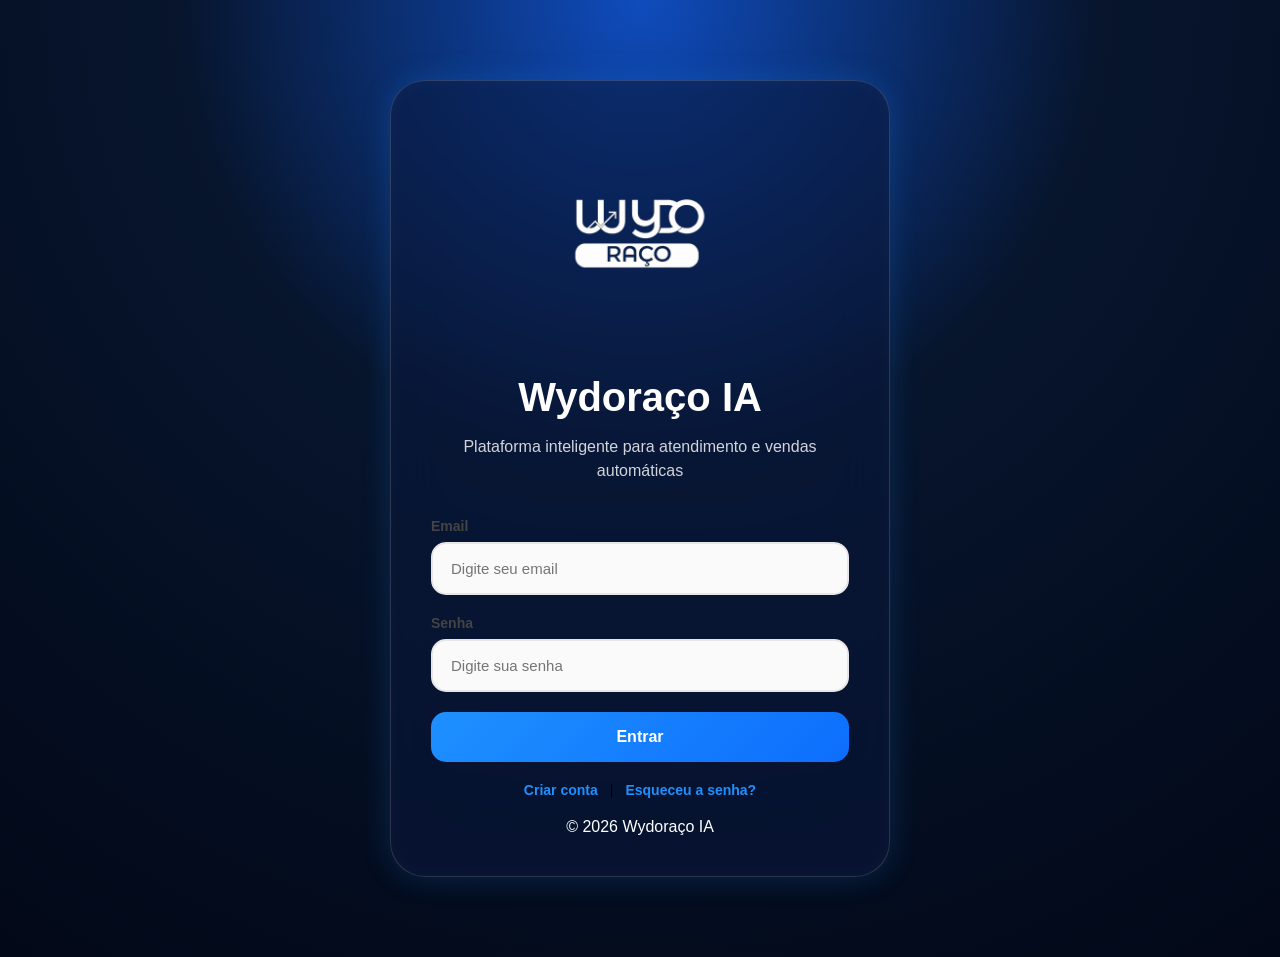
<file: index.html>
<!DOCTYPE html>
<html lang="pt">
<head>
    <meta charset="UTF-8">
    <meta name="viewport"
          content="width=device-width, initial-scale=1.0">

    <title>Login - Wydoraço IA</title>

    <link rel="stylesheet" href="css/login.css">
</head>
 <body>

<div class="particles"></div>

<div class="container">

    <div class="logo-area">

        <img
        src="wydoracoSemFundoPreto.png"
        class="logo"
        alt="Wydoraço IA">

        <h1 class="animated-title">
            Wydoraço IA
        </h1>

        <p class="subtitle">
            Plataforma inteligente para atendimento e vendas automáticas
        </p>

    </div>

    <form id="formLogin">

        <div class="input-box">

            <label>Email</label>

            <div class="input-field">

                <i class="fa-solid fa-envelope"></i>

                <input
                type="email"
                id="email"
                placeholder="Digite seu email"
                required>

            </div>

        </div>


        <div class="input-box">

            <label>Senha</label>

            <div class="input-field">

                <i class="fa-solid fa-lock"></i>

                <input
                type="password"
                id="senha"
                placeholder="Digite sua senha"
                required>

                <i
                class="fa-solid fa-eye"
                id="togglePassword"></i>

            </div>

        </div>


        <button
        id="loginButton"
        type="submit">

            Entrar

            <i class="fa-solid fa-arrow-right"></i>

        </button>

    </form>


    <div class="links">

        <a href="cadastro.html">

            Criar conta

        </a>

        <span>|</span>

        <a href="recuperar.html">

            Esqueceu a senha?

        </a>

    </div>


    <div id="mensagem"></div>


    <div class="footer">

        © 2026 Wydoraço IA

    </div>

</div>

<script src="js/login.js"></script>

</body>
</html>
</file>
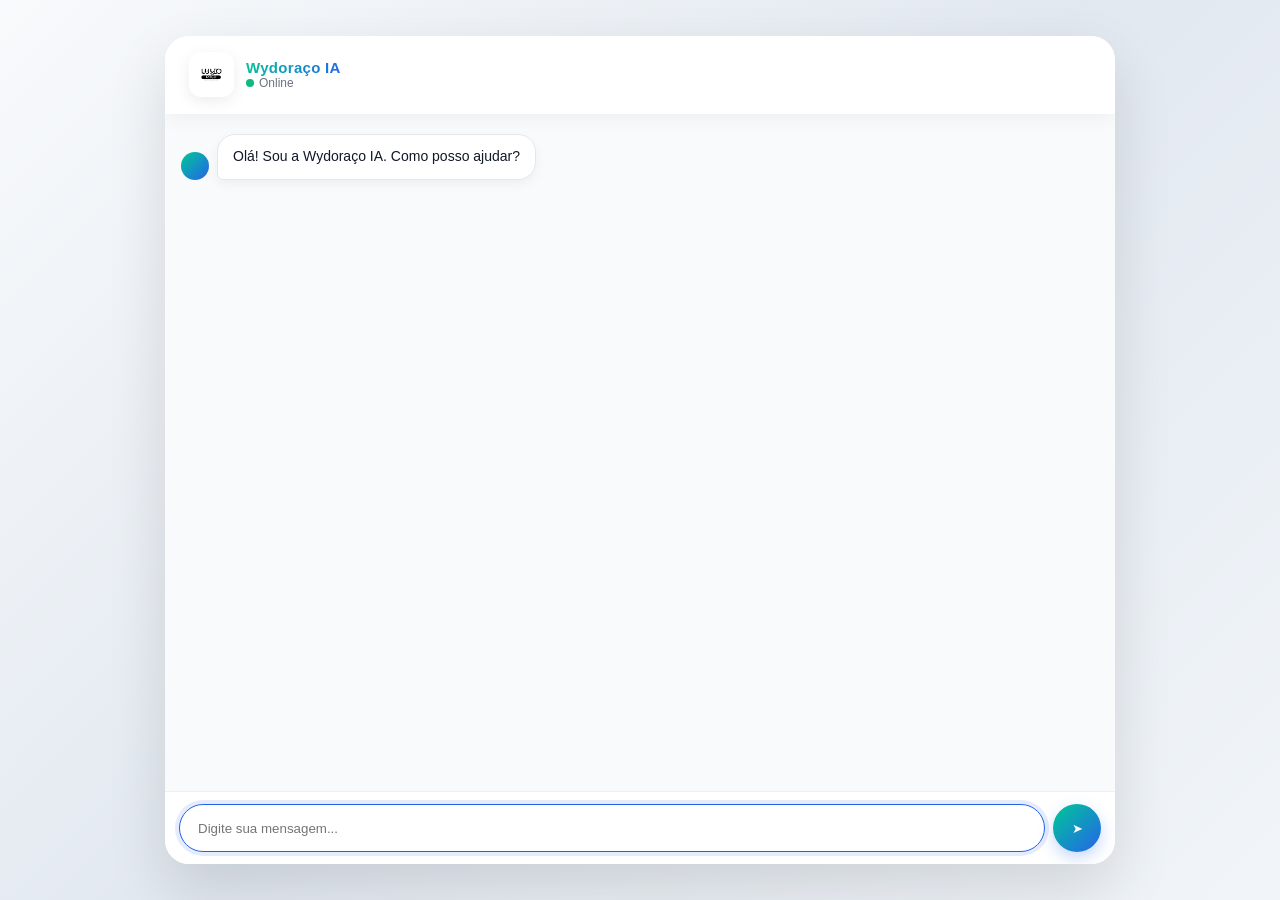
<file: bot.html>
<!DOCTYPE html>
<html lang="pt">
<head>
  <meta charset="UTF-8">

  <meta
    name="viewport"
    content="width=device-width, initial-scale=1.0"
  >

 
  <title>Wydoraço IA</title>

  <link rel="stylesheet" href="css/bot.css">

  <!-- Meta Pixel Code -->
<script>
!function(f,b,e,v,n,t,s)
{if(f.fbq)return;n=f.fbq=function(){n.callMethod?
n.callMethod.apply(n,arguments):n.queue.push(arguments)};
if(!f._fbq)f._fbq=n;
n.push=n;
n.loaded=!0;
n.version='2.0';
n.queue=[];
t=b.createElement(e);
t.async=!0;
t.src='https://connect.facebook.net/en_US/fbevents.js';
s=b.getElementsByTagName(e)[0];
s.parentNode.insertBefore(t,s);
}(window, document,'script');

fbq('init', '1474137661130873');
fbq('track', 'PageView');
</script>

<noscript>
<img height="1" width="1" style="display:none"
src="https://www.facebook.com/tr?id=1474137661130873&ev=PageView&noscript=1"/>
</noscript>
<!-- End Meta Pixel Code -->
</head>

 <body>

<div class="chat-container">

    <div class="chat-header">

        <div class="chat-header-left">

            <img
                src="wydoraco (2).jpg"
                alt="Wydoraço"
                class="header-logo"
            >

            <div class="chat-header-info">
                <h2>Wydoraço IA</h2>

                <p>
                    <span class="status-dot"></span>
                    Online
                </p>
            </div>

        </div>

    </div>

    <div
      class="chat-messages"
      id="chatMessages"
    >

        <div class="message-row-bot">

            <div class="mini-avatar"></div>

            <div class="bot-message">
                Olá! Sou a Wydoraço IA.
                Como posso ajudar?
            </div>

        </div>

    </div>

    <div class="chat-input-area">

        <input
            type="text"
            id="userInput"
            placeholder="Digite sua mensagem..."
        >

        <button
            id="sendButton"
            class="send-btn"
        >
            ➤
        </button>

    </div>

</div>

<script src="js/bot.js"></script>

</body>
</html>
</file>
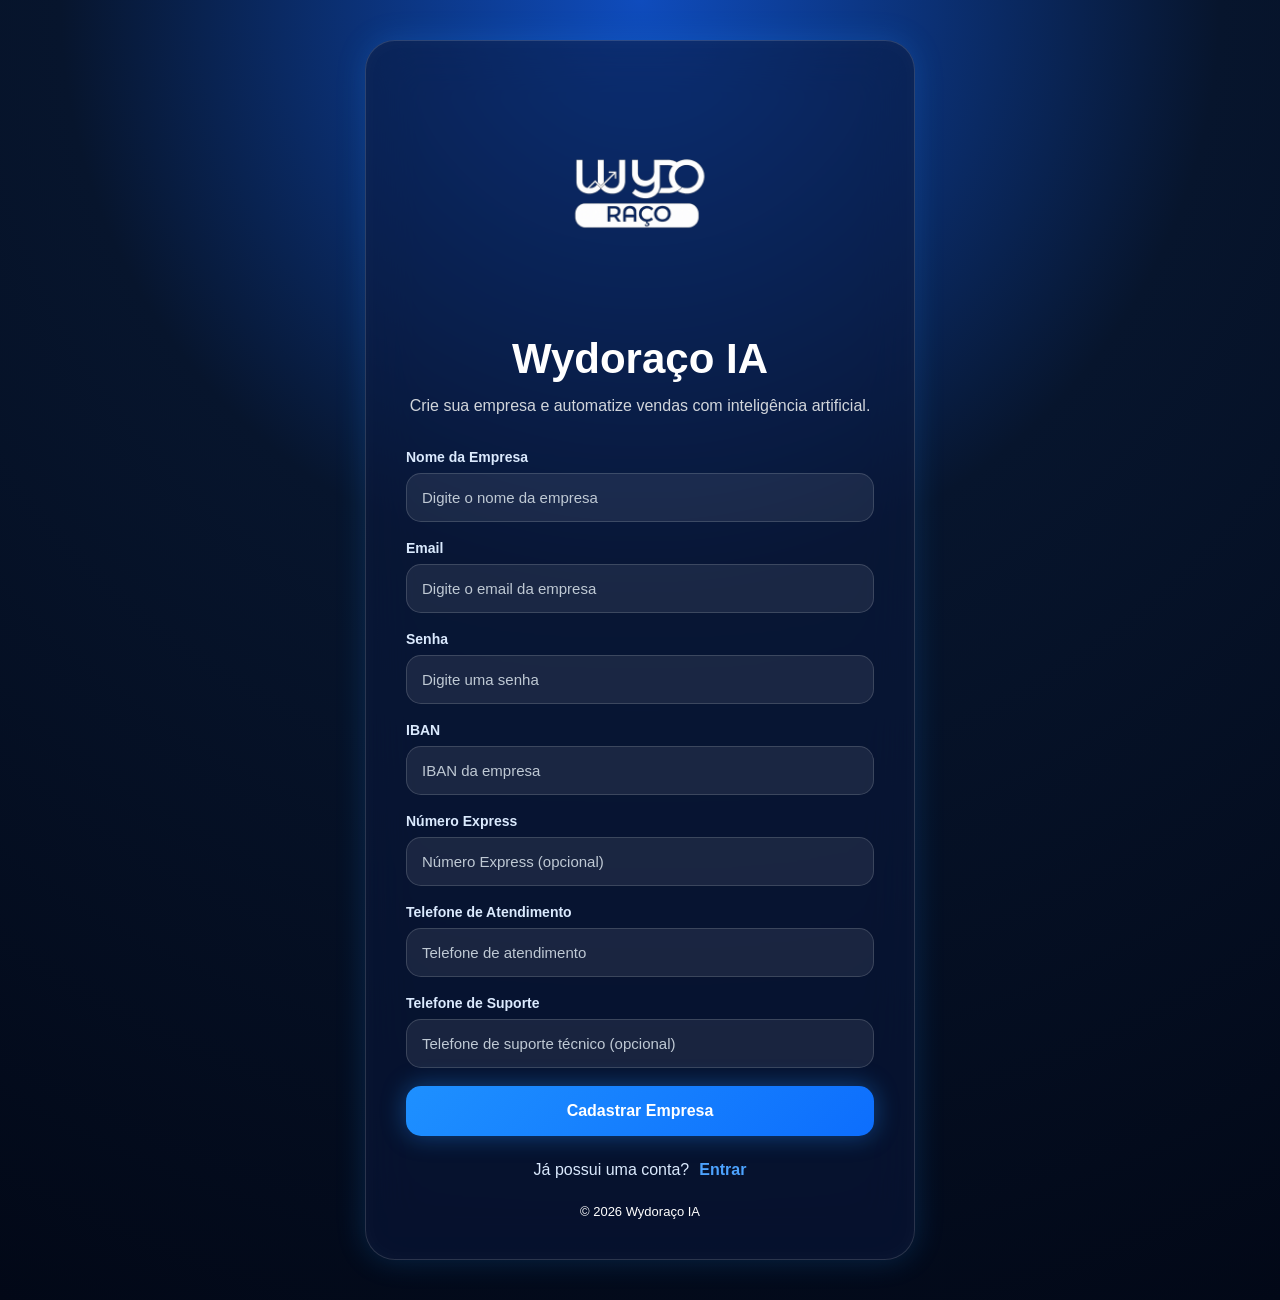
<file: cadastro.html>
<!DOCTYPE html>
<html lang="pt">
<head>
  <meta charset="UTF-8">
  <meta name="viewport" content="width=device-width, initial-scale=1.0">
  <title>Cadastro de Empresa - WydoraçoBot</title>
  <link rel="stylesheet" href="css/cadastro.css">

</head>
 <body>

<div class="particles"></div>

<div class="container">

    <div class="logo-area">

        <img
        src="wydoracoSemFundoPreto.png"
        class="logo"
        alt="Wydoraço IA">

        <h1 class="animated-title">
            Wydoraço IA
        </h1>

        <p class="subtitle">
            Crie sua empresa e automatize vendas com inteligência artificial.
        </p>

    </div>

    <form id="formCadastro">

        <div class="input-box">

            <label>Nome da Empresa</label>

            <input
            type="text"
            id="nome"
            placeholder="Digite o nome da empresa"
            required>

        </div>


        <div class="input-box">

            <label>Email</label>

            <input
            type="email"
            id="email"
            placeholder="Digite o email da empresa"
            required>

        </div>


        <div class="input-box">

            <label>Senha</label>

            <input
            type="password"
            id="senha"
            placeholder="Digite uma senha"
            required>

        </div>


        <div class="input-box">

            <label>IBAN</label>

            <input
            type="text"
            id="iban"
            placeholder="IBAN da empresa"
            required>

        </div>


        <div class="input-box">

            <label>Número Express</label>

            <input
            type="text"
            id="express"
            placeholder="Número Express (opcional)">

        </div>


        <div class="input-box">

            <label>Telefone de Atendimento</label>

            <input
            type="text"
            id="telefoneAtendimento"
            placeholder="Telefone de atendimento"
            required>

        </div>


        <div class="input-box">

            <label>Telefone de Suporte</label>

            <input
            type="text"
            id="telefoneSuporte"
            placeholder="Telefone de suporte técnico (opcional)">

        </div>


        <button type="submit">

            Cadastrar Empresa

        </button>

    </form>

    <div class="links">

        <span>Já possui uma conta?</span>

        <a href="index.html">

            Entrar

        </a>

    </div>

    <div id="mensagem"></div>

    <div class="footer">

        © 2026 Wydoraço IA

    </div>

</div>

<script src="js/cadastro.js"></script>

</body>
</html>
</file>
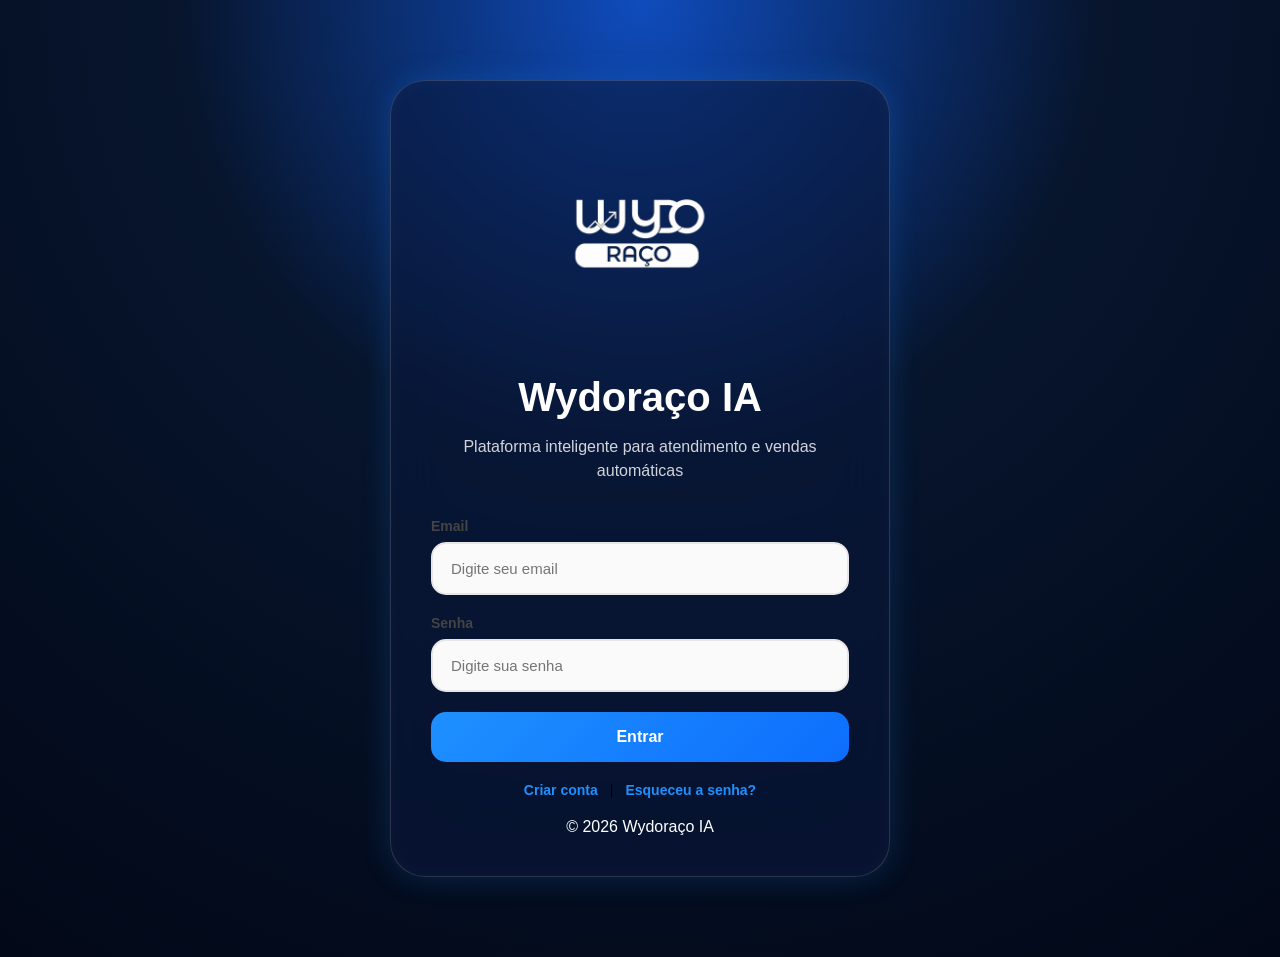
<file: configuracao.html>
<!DOCTYPE html>
<html lang="pt">
<head>
  <meta charset="UTF-8">
  <meta name="viewport" content="width=device-width, initial-scale=1.0">
  <title>Configuração da Empresa</title>
  <link rel="stylesheet" href="css/configuracao.css">
</head>
<body>

  <div class="container">

    <h1>Configuração da Empresa</h1>
    <p>Preencha as informações para personalizar o seu bot.</p>

    <form id="formConfig">

      <label for="nome">Nome da Empresa</label>
      <input 
        type="text" 
        id="nome" 
        placeholder="Ex: Minha Empresa Ltda"
        required
      >

      <label for="produtos">Produtos (nome - preço)</label>
      <textarea 
        id="produtos" 
        placeholder="Ex: Arduino Uno - 12.000 Kz, Sensor de temperatura - 8.000 Kz"
      ></textarea>
      <small class="field-note">Separe cada produto com vírgula e informe o preço em Kz.</small>
      <small class="field-note">Estes produtos são usados apenas pelo bot para responder clientes, não aparecem nos cards de produtos.</small>

      <label for="servicos">Serviços</label>
      <textarea 
        id="servicos" 
        placeholder="Ex: manutenção, automação residencial..."
      ></textarea>
      <small class="field-note">Estes serviços são usados apenas pelo bot para responder clientes e não aparecem nos cards de serviços.</small>

      <label for="extra">Informações Extras (opcional)</label>
      <textarea 
        id="extra" 
        placeholder="Ex: Atendimento até 18h, entregas disponíveis..."
      ></textarea>

      <button type="submit">Salvar Configuração</button>

      <p id="mensagem"></p>

    </form>

  </div>

  <script src="js/configuracao.js"></script>

</body>
</html>
</file>
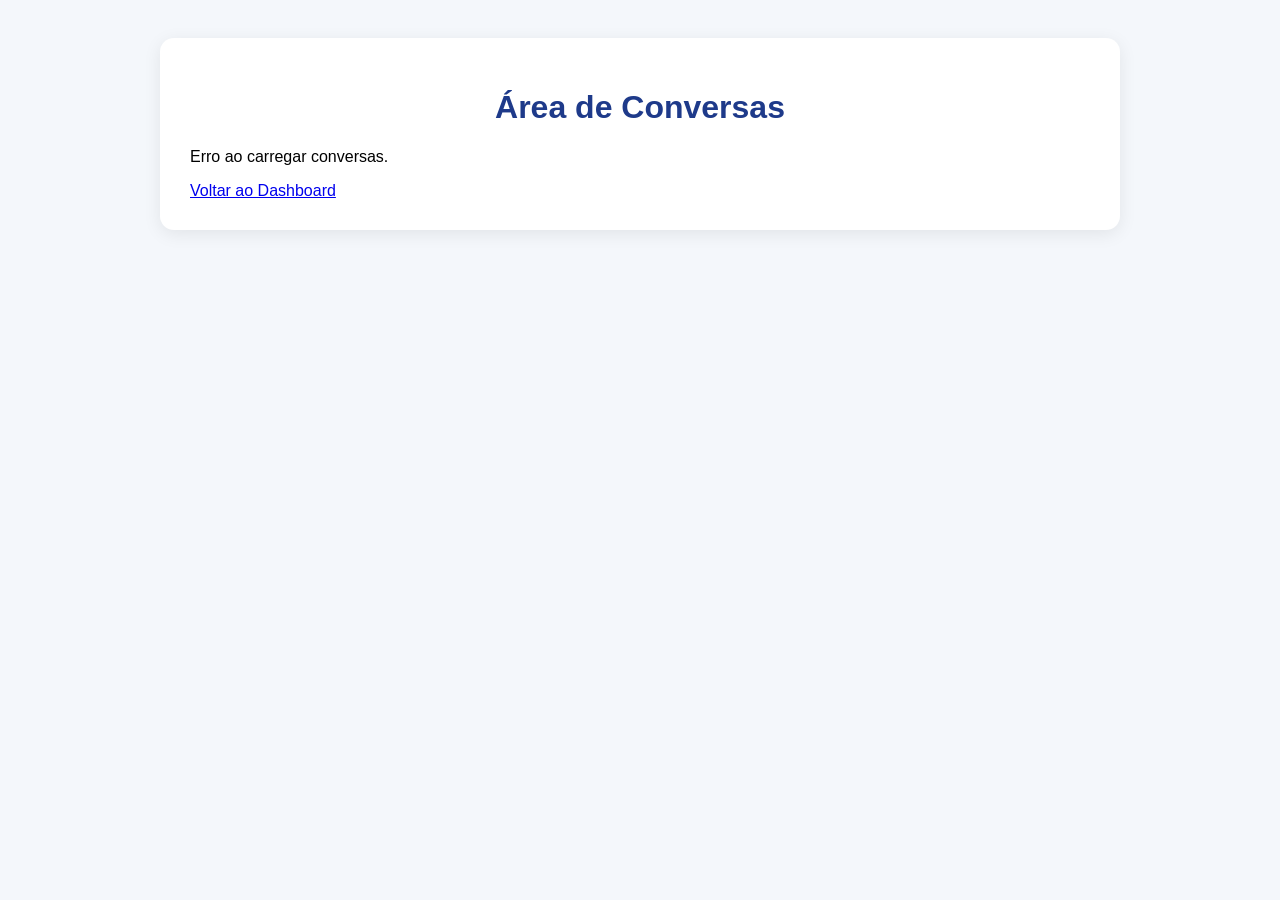
<file: conversas.html>
<!DOCTYPE html>
<html lang="pt">
<head>
<meta charset="UTF-8">
<title>Conversas</title>
<link rel="stylesheet" href="css/conversas.css">
</head>
<body>

 

<div class="container">
  <h1>Área de Conversas</h1>

  <div id="listaConversas"></div>

  <a href="dashboard.html">Voltar ao Dashboard</a>
</div>
 
<script src="js/conversas.js"></script>
</body>
</html>
</file>
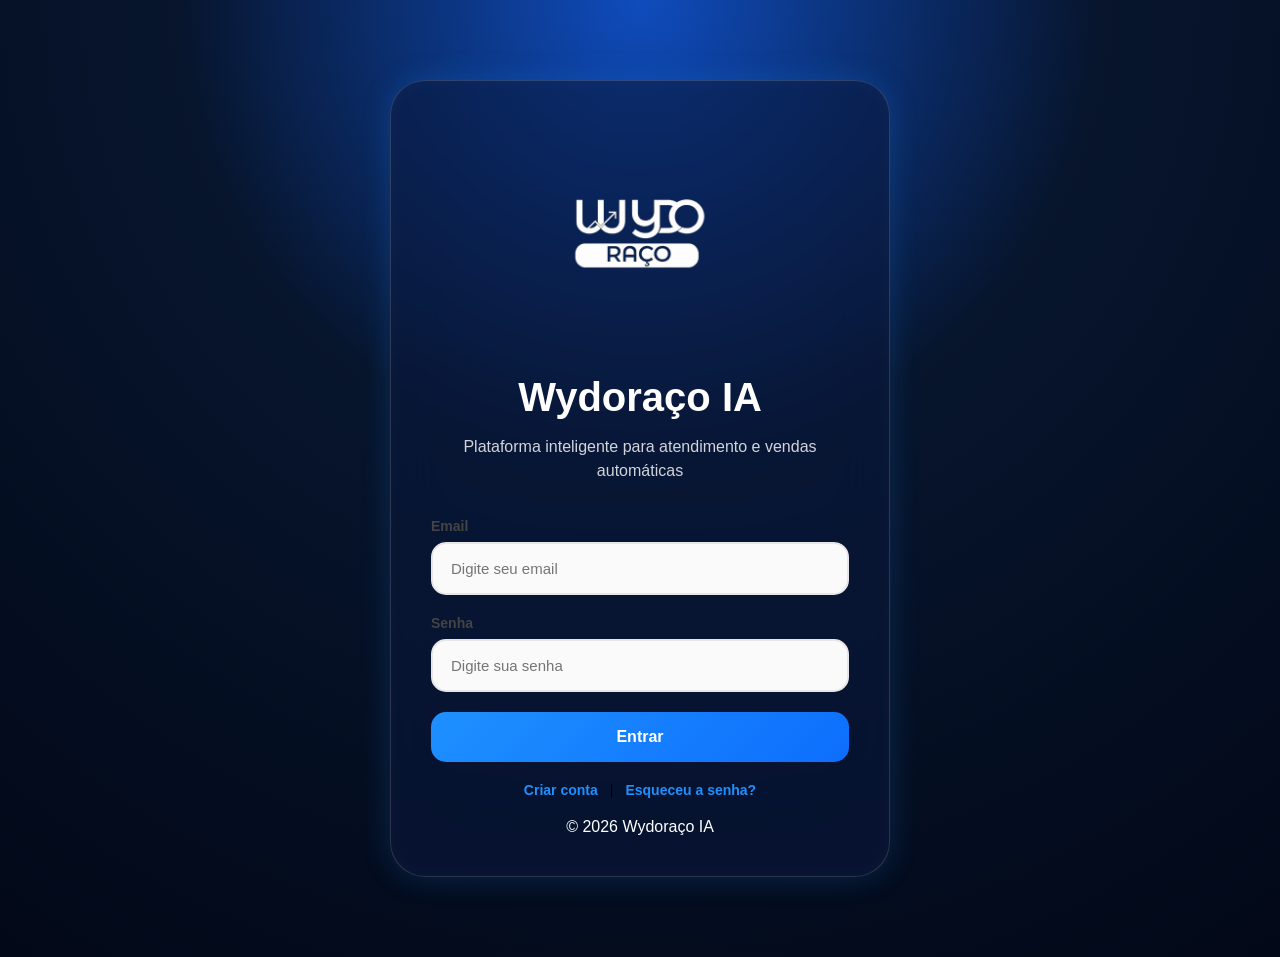
<file: dashboard.html>
<!DOCTYPE html>
<html lang="pt">
<head>
  <meta charset="UTF-8">
 
  <meta name="viewport" content="width=device-width, initial-scale=1.0">
  <title>Dashboard - Wydoraço</title>
  <link rel="stylesheet" href="css/dashboard.css">
</head>
<body>

  <aside class="sidebar">
    <h2>Wydoraço</h2>
    <ul>
      <li><a href="#" id="menuDashboard" class="active">Dashboard</a></li>
      <li><a href="#" id="menuProdutos">Produtos</a></li>
      <li><a href="#" id="menuServicos">Serviços</a></li>
      <li><a href="#" id="menuConversas">Conversas</a></li>
      <li><a href="#" id="menuPlanos">Planos</a></li>
      <li><a href="#" id="menuEstatisticas">Estatísticas</a></li>
      <li><a href="#" id="logout">Sair</a></li>
    </ul>
  </aside>

  <main class="main-content">
    <header>
      <h1 id="empresaNome">Bem-vindo(a), Empresa!</h1>
      <p>Dashboard de controle do seu chatbot e vendas online</p>
    </header>

    <section class="cards">
      <div class="card">
        <h3>Total de Produtos</h3>
        <p id="totalProdutos">0</p>
      </div>
      <div class="card">
        <h3>Total de Serviços</h3>
        <p id="totalServicos">0</p>
      </div>
      <div class="card">
        <h3>Total de Conversas</h3>
        <p id="totalConversas">0</p>
      </div>
      <div class="card">
        <h3>Total de Mensagens</h3>
        <p id="totalMensagens">0</p>
      </div>
      <div class="card card-configuracao">
        <h3>Configurações do Bot</h3>
        <p>Editar produtos, serviços e informações extras</p>
        <button id="btnConfigurarBot">Abrir configurações</button>
      </div>
    </section>

    <section id="conteudoDinamico">
      <!-- Conteúdo dinâmico será carregado aqui -->
    </section>
  </main>


  <script src="js/dashboard.js"></script>

</body>
</html>
</file>
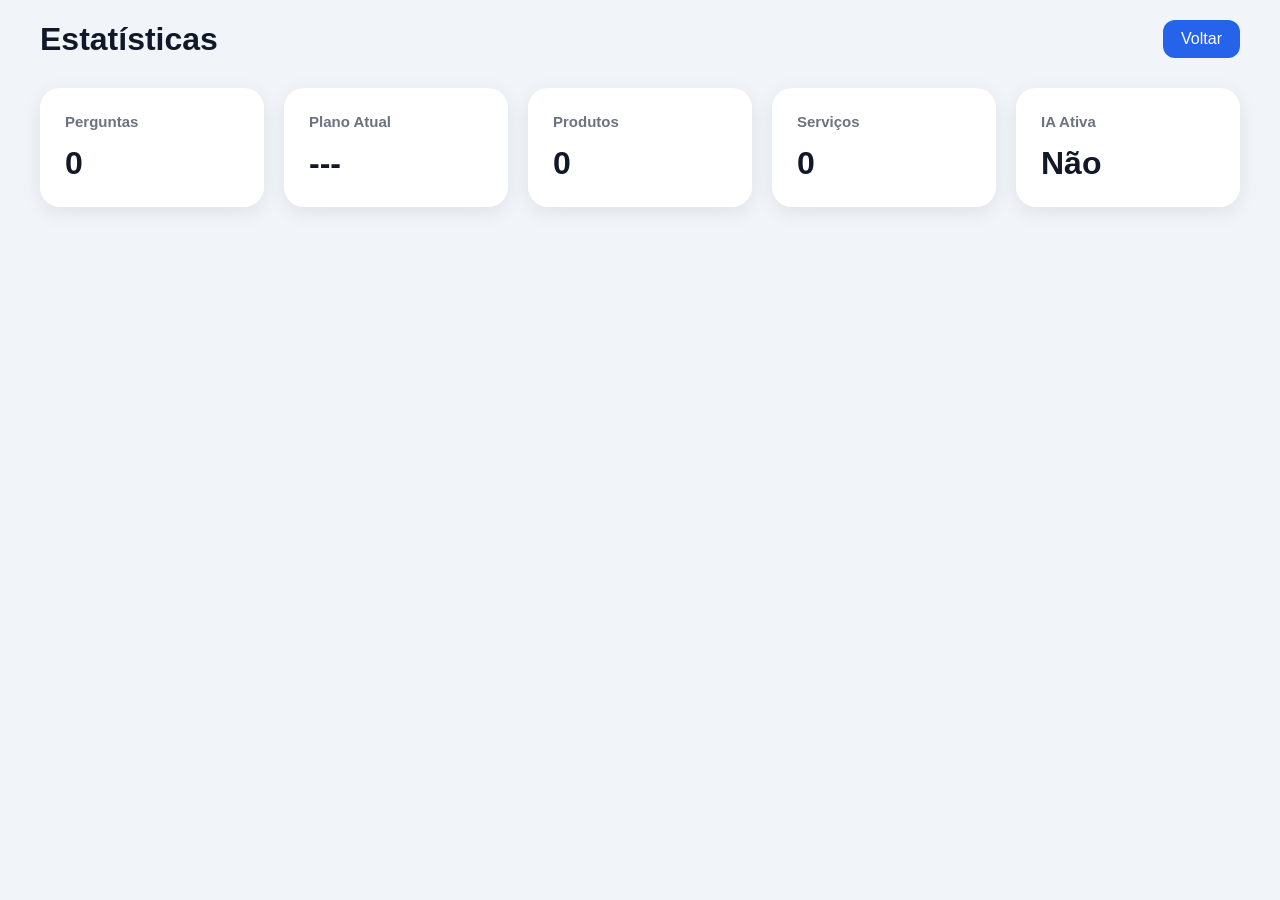
<file: estatisticas.html>
<!DOCTYPE html>
<html lang="pt">

<head>

  <meta charset="UTF-8">

  <meta
    name="viewport"
    content="width=device-width, initial-scale=1.0"
  >

  <title>Estatísticas</title>

  <link
    rel="stylesheet"
    href="css/estatisticas.css"
  >

</head>

<body>

<div class="dashboard-container">

  <div class="top-bar">

    <h1>Estatísticas</h1>

    <a href="dashboard.html">
      Voltar
    </a>

  </div>

  <div class="cards-grid">

    <div class="card">

      <h3>Perguntas</h3>

      <p id="perguntas">
        0
      </p>

    </div>

    <div class="card">

      <h3>Plano Atual</h3>

      <p id="plano">
        ---
      </p>

    </div>

    <div class="card">

      <h3>Produtos</h3>

      <p id="produtos">
        0
      </p>

    </div>

    <div class="card">

      <h3>Serviços</h3>

      <p id="servicos">
        0
      </p>

    </div>

    <div class="card">

      <h3>IA Ativa</h3>

      <p id="ia">
        Não
      </p>

    </div>

  </div>

</div>

<script src="js/estatisticas.js"></script>

</body>
</html>
</file>
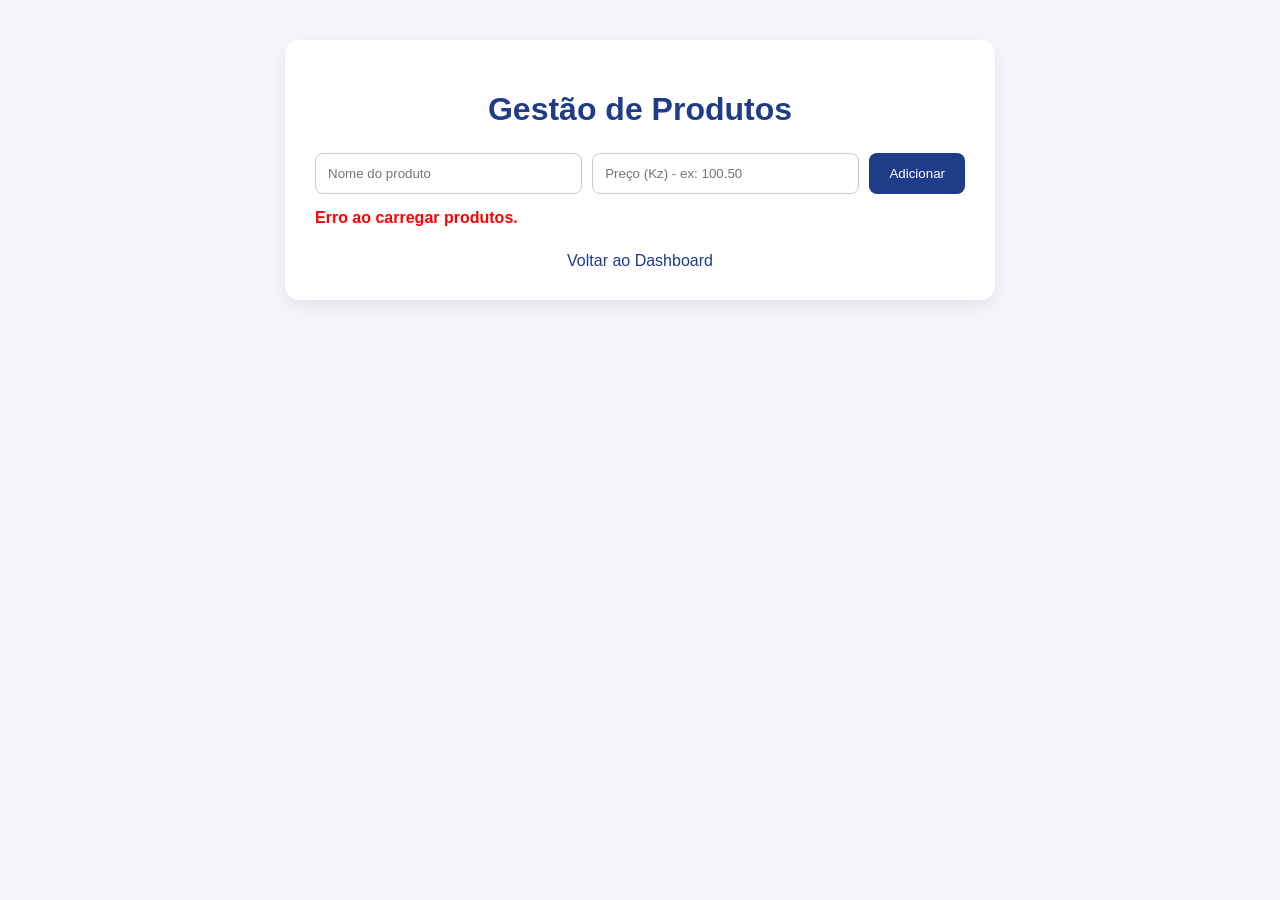
<file: produtos.html>
<!DOCTYPE html>
<html lang="pt">
<head>
  <meta charset="UTF-8">
  <title>Produtos</title>
  <link rel="stylesheet" href="css/produtos.css">
</head>
<body>

<div class="container">
  <h1>Gestão de Produtos</h1>

  <form id="formProduto">
    <input type="text" id="produto" placeholder="Nome do produto">
    <input type="text" id="preco" placeholder="Preço (Kz) - ex: 100.50">
    <button type="submit">Adicionar</button>
  </form>

  <p id="mensagem"></p>

  <ul id="listaProdutos"></ul>

  <a href="dashboard.html" class="voltar">Voltar ao Dashboard</a>
</div>

<script src="js/produtos.js"></script>

</body>
</html>
</file>
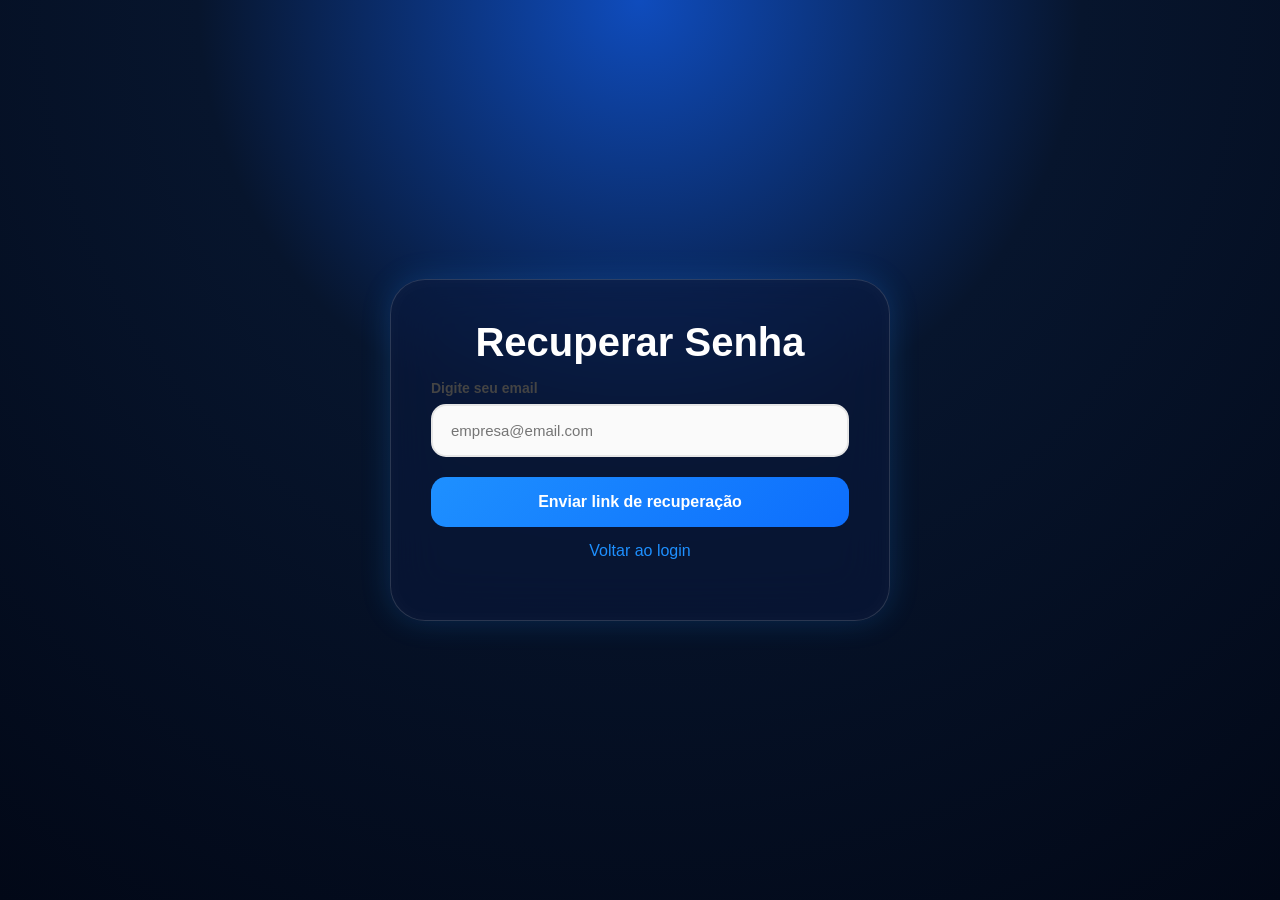
<file: recuperar.html>
<!DOCTYPE html>
<html lang="pt">
<head>
  <meta charset="UTF-8">
  <meta name="viewport" content="width=device-width, initial-scale=1.0">
  <title>Recuperar Senha</title>
  <link rel="stylesheet" href="css/login.css">
</head>
<body>

  <div class="container">
    <h1 class="animated-title">Recuperar Senha</h1>

    <form id="formRecuperar">
      <label for="email">Digite seu email</label>
      <input type="email" id="email" placeholder="empresa@email.com" required>

      <button type="submit">Enviar link de recuperação</button>
    </form>

    <p style="margin-top:15px;">
      <a href="login.html" style="color:#1E90FF; text-decoration:none;">Voltar ao login</a>
    </p>

    <div id="mensagem"></div>
  </div>



<script src="js/recuperar.js"></script>

</body>
</html>
</file>
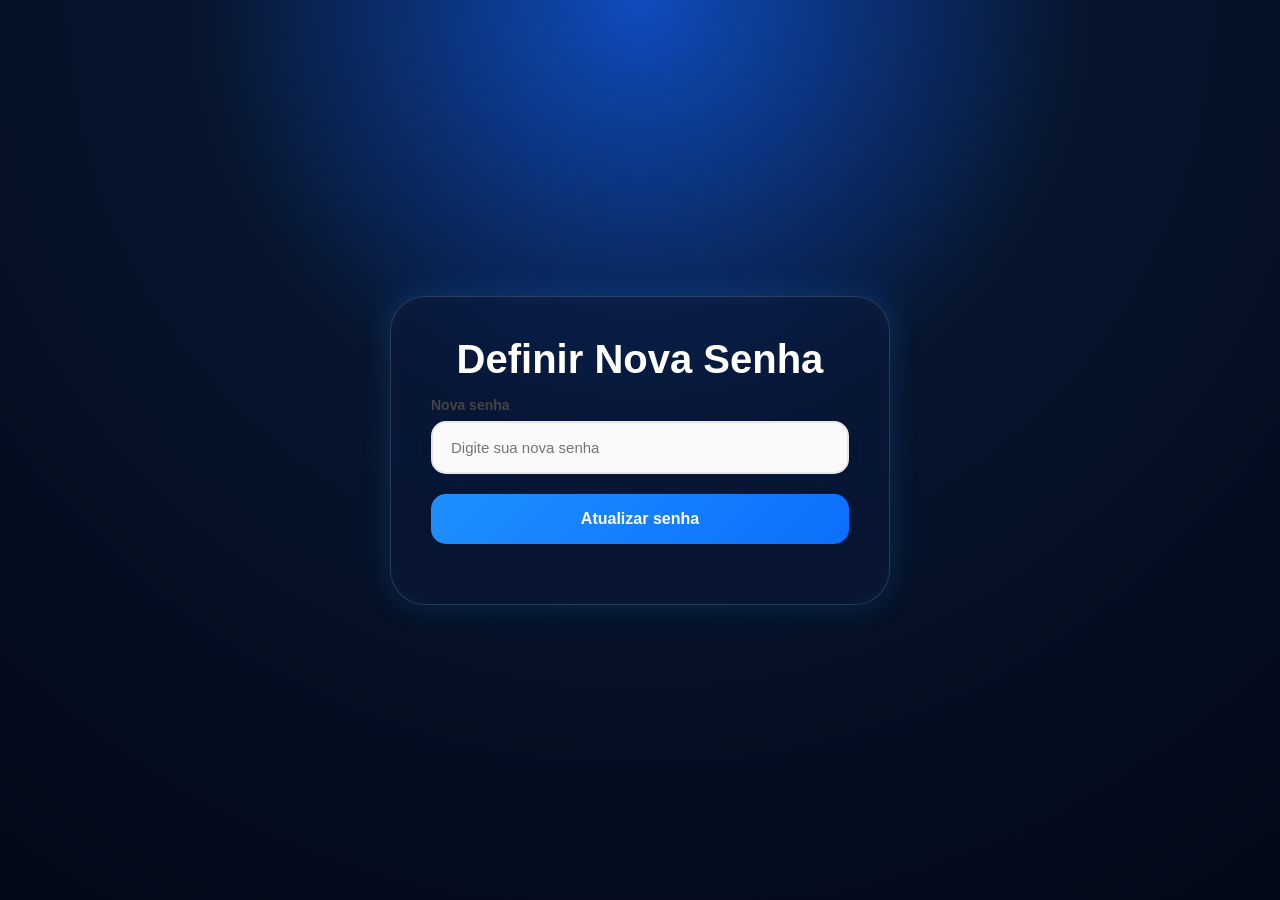
<file: redefinir.html>
<!DOCTYPE html>
<html lang="pt">
<head>
  <meta charset="UTF-8">
  <meta name="viewport" content="width=device-width, initial-scale=1.0">
  <title>Redefinir Senha</title>
  <link rel="stylesheet" href="css/login.css">
</head>
<body>

  <div class="container">
    <h1 class="animated-title">Definir Nova Senha</h1>

    <form id="formRedefinir">
      <label for="senha">Nova senha</label>
      <input type="password" id="senha" placeholder="Digite sua nova senha" required>

      <button type="submit">Atualizar senha</button>
    </form>

    <div id="mensagem"></div>
  </div>


<script src="js/redefinir.js"></script>

</body>
</html>
</file>
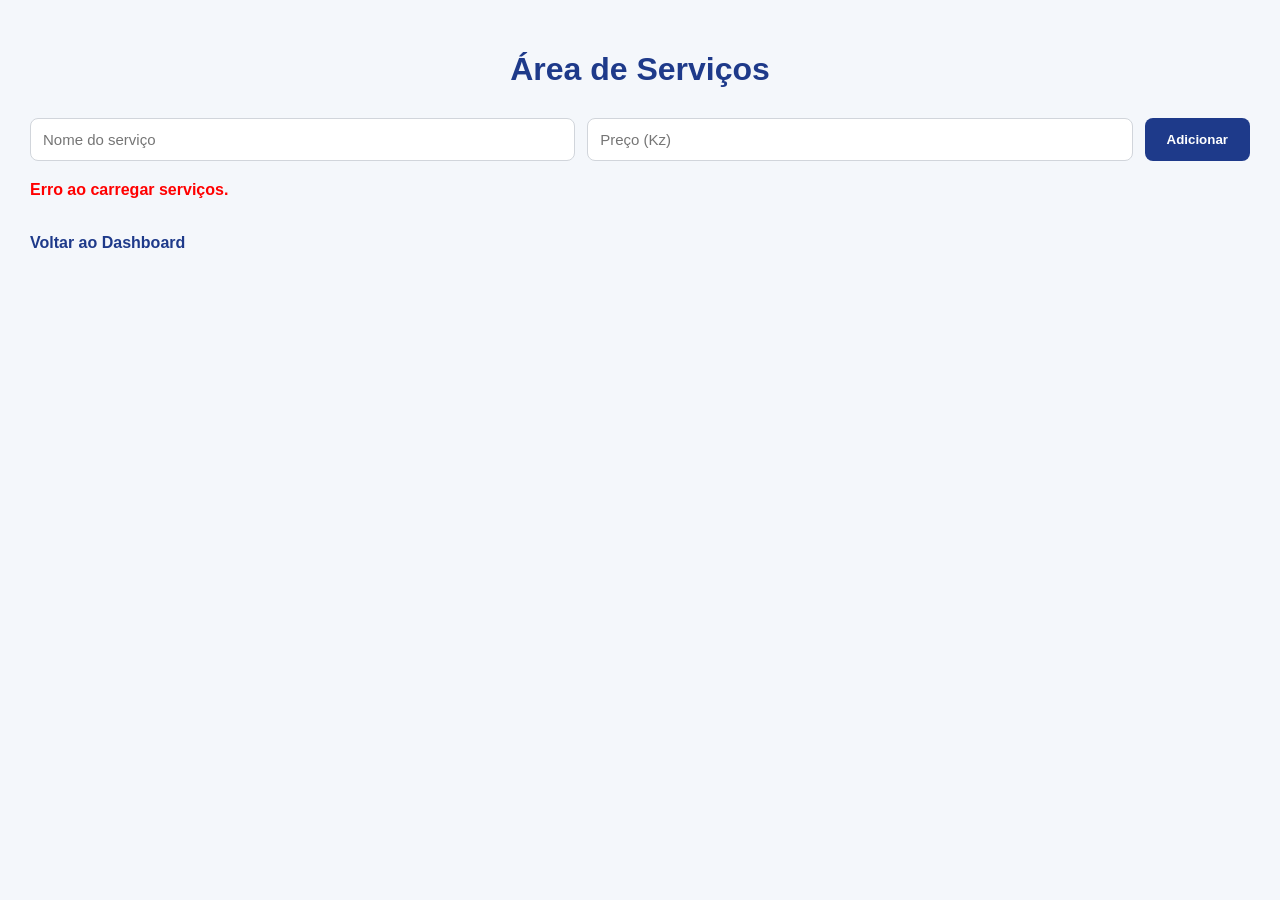
<file: servicos.html>
<!DOCTYPE html>
<html lang="pt">
<head>
  <meta charset="UTF-8">
  <meta name="viewport" content="width=device-width, initial-scale=1">
  <link rel="stylesheet" href="css/servicos.css">
  <title>Área de Serviços</title>

  </head>
<body>

  <h1>Área de Serviços</h1>

  <form id="formServico">
    <input type="text" id="servico" placeholder="Nome do serviço" required>
    <input type="number" id="preco" placeholder="Preço (Kz)" required>
    <button type="submit">Adicionar</button>
  </form>

  <p id="mensagem"></p>

  <div id="listaServicos"></div>

  <a href="dashboard.html">Voltar ao Dashboard</a>

  <script src="js/servicos.js"></script>

</body>
</html>
</file>
<file: css/login.css>
/* Reset básico */
* {
  margin: 0;
  padding: 0;
  box-sizing: border-box;
  font-family: 'Arial', sans-serif;
}

 body{

    min-height:100vh;

    background:
    radial-gradient(circle at top,
    #0f4cbd,
    #07152d 40%,
    #020817);

    display:flex;

    justify-content:center;

    align-items:center;

    padding:40px 20px;

    overflow-y:auto;

}

.logo-area{

margin-bottom:35px;

}

 .container{

    width:100%;

    max-width:500px;
    padding:40px;

    border-radius:35px;

    background:
    rgba(10,25,60,.55);

    border:

    1px solid rgba(255,255,255,.15);

    backdrop-filter:blur(25px);

    box-shadow:

    0 0 30px rgba(30,144,255,.2),

    inset 0 0 20px rgba(255,255,255,.03);

    text-align:center;

    position:relative;

    z-index:10;

    max-height:none;

margin:40px 0;

}



 .animated-title{
 font-size:40px;

font-weight:700;

color:white;

margin-bottom:15px;

border:none;

animation:none;

}

.subtitle{

color:#d1d5db;

 font-size:16px;
line-height:1.5;

margin-top:10px;

}

#imagem {
  position: absolute;
  top: 20px;
  left: 20px;
}

@keyframes slideIn {
  0% { transform: translateX(100%); opacity:0; }
  100% { transform: translateX(0); opacity:1; }
}

@keyframes blinkCursor {
  0%,100% { border-color: transparent; }
  50% { border-color: #1E90FF; }
}

 label{
display:block;
text-align:left;
margin-bottom:8px;
color:#444;
font-weight:600;
font-size:14px;
}

 input{
  width:100%;
  padding:16px 18px;
  margin-bottom:20px;

  border:2px solid #e6e6e6;
  border-radius:15px;

  font-size:15px;

  transition:.3s;

  background:#fafafa;
}

input:focus{
  border-color:#1E90FF;
  box-shadow:0 0 10px rgba(30,144,255,.3);
}

button{
  width:100%;

  padding:16px;

  border:none;

  border-radius:15px;

  background:
  linear-gradient(
  135deg,
  #1E90FF,
  #0d6efd);

  color:white;

  font-size:16px;

  font-weight:700;

  cursor:pointer;

  transition:.3s;
}

button:hover{

transform:translateY(-2px);

box-shadow:
0 10px 20px rgba(30,144,255,.4);

}


.links{

margin-top:20px;

display:flex;

justify-content:center;

gap:12px;

font-size:14px;

}

.links a{

color:#1E90FF;

text-decoration:none;

font-weight:600;

transition:.3s;

}

.links a:hover{

color:#187bcd;

}

 .logo{
  
width:250px;
margin-bottom:0px;
}

.logo:hover{

transform:scale(1.05);

}

#mensagem{

margin-top:20px;

font-size:14px;

font-weight:600;

text-align:center;

}

 


@media(max-width:480px){

.container{

padding:25px;

border-radius:20px;

}

.logo{

width:90px;

}

.animated-title{

font-size:24px;

}

button{

padding:14px;

}

}

/* Responsivo */
@media (max-width:768px) {
  .container { padding:30px; }
  .animated-title { font-size:24px; }
  input { padding:10px 12px; font-size:13px; }
  button { padding:10px; font-size:15px; }
}
 
.footer{
  color:white;
}
</file>
<file: css/bot.css>
/* IMPCHAT PROFISSIONAL CSS */
/* RESET */
*{
  margin:0;
  padding:0;
  box-sizing:border-box;
}

body{
  font-family:'Segoe UI',Arial,sans-serif;
  background:linear-gradient(135deg,#f8fafc,#e2e8f0,#f1f5f9);
  height:100dvh;
  overflow:hidden;
}

.header-logo{
    width: 45px;
    height: 45px;

    object-fit: contain;

    border-radius: 12px;

    background: white;

    padding: 3px;

    box-shadow:
        0 4px 15px rgba(0,0,0,.08);

    transition: .3s ease;
}

.header-logo:hover{
    transform: scale(1.05);
}

.chat-header-info h2{
    font-size: 16px;
    font-weight: 700;
    letter-spacing: .3px;

    background:
        linear-gradient(
            135deg,
            #00c896,
            #2563eb
        );

    -webkit-background-clip: text;
    -webkit-text-fill-color: transparent;
}

.chat-container{
  width:100%;
  height:100dvh;
  background:rgba(255,255,255,.9);
  backdrop-filter:blur(15px);
  display:flex;
  flex-direction:column;
}

.chat-header{
  background:rgba(255,255,255,.85);
  backdrop-filter:blur(12px);
  -webkit-backdrop-filter:blur(12px);
  color:#111827;
  padding:14px 18px;
  display:flex;
  justify-content:space-between;
  align-items:center;
  border-bottom:1px solid rgba(255,255,255,.3);
  box-shadow:0 4px 20px rgba(0,0,0,.05);
  z-index:10;
}

.chat-header-left{
  display:flex;
  align-items:center;
  gap:12px;
}

.chat-avatar{
  width:42px;
  height:42px;
  border-radius:50%;
  background:linear-gradient(135deg,#00c896,#2563eb);
  display:flex;
  align-items:center;
  justify-content:center;
  color:#fff;
  font-weight:bold;
  box-shadow:0 8px 20px rgba(37,99,235,.25);
}

.chat-header-info h2{
  font-size:15px;
  color:#111827;
}

.chat-header-info p{
  font-size:12px;
  color:#6b7280;
  display:flex;
  gap:5px;
  align-items:center;
}

.status-dot{
  width:8px;
  height:8px;
  border-radius:50%;
  background:#10b981;
  animation:pulse-dot 2s infinite;
}

@keyframes pulse-dot{
  0%,100%{box-shadow:0 0 0 0 rgba(16,185,129,.4)}
  50%{box-shadow:0 0 0 4px rgba(16,185,129,0)}
}

 .chat-messages {
  flex: 1;
  overflow-y: auto;
  padding: 20px 16px;
  display: flex;
  flex-direction: column;
  gap: 16px;

  background:
    linear-gradient(
      rgba(248,250,252,.95),
      rgba(248,250,252,.95)
    ),
    radial-gradient(
      circle at center,
      rgba(37,99,235,.05) 2px,
      transparent 2px
    );

  background-size: 40px 40px;
}
.message-row-bot{
  display:flex;
  align-items:flex-end;
  gap:8px;
  max-width:85%;
}

.mini-avatar{
  width:28px;
  height:28px;
  border-radius:50%;
  background:linear-gradient(135deg,#00c896,#2563eb);
}

.bot-message,
.user-message{
  padding:11px 15px;
  border-radius:18px;
  line-height:1.55;
  font-size:14px;
  word-break:break-word;
  animation:fadeIn .35s cubic-bezier(.22,.61,.36,1);
  transition:all .25s ease;
}

.bot-message{
  background:#fff;
  color:#111827;
  border:1px solid #e5e7eb;
  border-bottom-left-radius:6px;
  box-shadow:0 4px 12px rgba(0,0,0,.05);
}

.user-message{
  background:linear-gradient(135deg,#2563eb,#3b82f6);
  color:#fff;
  border-bottom-right-radius:6px;
  align-self:flex-end;
  max-width:85%;
  box-shadow:0 4px 15px rgba(37,99,235,.25);
}

.bot-message:hover,
.user-message:hover{
  transform:translateY(-2px);
}

.message-time{
  font-size:11px;
  color:#9ca3af;
}

.chat-input-area{
  padding:12px 14px;
  background:#fff;
  border-top:1px solid #f0f0f0;
  display:flex;
  align-items:center;
  gap:8px;
}

.attach-btn{
  width:36px;
  height:36px;
  border-radius:50%;
  border:1px solid #e5e7eb;
  background:transparent;
  cursor:pointer;
}

.attach-btn:hover{
  background:#f3f4f6;
}

.chat-input-area input{
  flex:1;
  height:48px;
  border:1px solid #dbe3ee;
  border-radius:30px;
  padding:0 18px;
  outline:none;
  background:#fff;
  transition:.25s;
}

.chat-input-area input:focus{
  border-color:#2563eb;
  box-shadow:0 0 0 4px rgba(37,99,235,.12);
}

.send-btn,
#sendButton{
  width:48px;
  height:48px;
  padding:0;
  border:none;
  border-radius:50%;
  background:linear-gradient(135deg,#00c896,#2563eb);
  color:#fff;
  display:flex;
  align-items:center;
  justify-content:center;
  cursor:pointer;
  transition:.25s;
  box-shadow:0 6px 15px rgba(37,99,235,.25);
}

.send-btn:hover,
#sendButton:hover{
  transform:translateY(-2px) scale(1.05);
}

@keyframes fadeIn{
  from{
    opacity:0;
    transform:translateY(20px) scale(.95);
  }
  to{
    opacity:1;
    transform:translateY(0) scale(1);
  }
}

.product-card{
  background:#fff;
  border-radius:16px;
  padding:16px;
  border:1px solid #ebebeb;
  box-shadow:0 2px 8px rgba(0,0,0,.06);
}

.chat-messages::-webkit-scrollbar{
  width:4px;
}

.chat-messages::-webkit-scrollbar-thumb{
  background:#d1d5db;
  border-radius:4px;
}

@media(min-width:768px){
  body{
    display:flex;
    justify-content:center;
    align-items:center;
    padding:20px;
  }

  .chat-container{
    max-width:720px;
    height:92dvh;
    border-radius:24px;
    overflow:hidden;
    box-shadow:0 25px 60px rgba(0,0,0,.12);
  }
}


@media(min-width:1200px){
  .chat-container{
    max-width:950px;
  }

  .chat-header{
    padding:16px 24px;
  }

  .bot-message,
  .user-message{
    max-width:75%;
  }
}
</file>
<file: css/cadastro.css>
/* RESET */

*{
margin:0;
padding:0;
box-sizing:border-box;
font-family:Arial,sans-serif;
}

/* BODY */

body{

min-height:100vh;

display:flex;

justify-content:center;

align-items:center;

padding:40px 20px;

background:
radial-gradient(circle at top,
#0f4cbd,
#07152d 40%,
#020817 100%);

overflow-y:auto;

}

/* CONTAINER */

.container{

width:100%;

max-width:550px;

padding:40px;

border-radius:30px;

background:
rgba(10,25,60,.55);

border:
1px solid rgba(255,255,255,.15);

backdrop-filter:blur(25px);

box-shadow:
0 0 30px rgba(30,144,255,.2),
inset 0 0 20px rgba(255,255,255,.03);

text-align:center;

}

/* LOGO */

.logo-area{

margin-bottom:30px;

}

.logo{

width:250px;

height:auto;

margin-bottom:0px;

transition:.4s;

}

.logo:hover{

transform:scale(1.05);

}

/* TITULO */

.animated-title{

font-size:42px;

font-weight:700;

color:white;

margin-bottom:10px;

border:none;

animation:none;

}

/* SUBTITULO */

.subtitle{

color:#d1d5db;

font-size:16px;

line-height:1.6;

margin-top:10px;

}

/* INPUT BOX */

.input-box{

margin-bottom:18px;

}

.input-box label{

display:block;

text-align:left;

margin-bottom:8px;

color:#dbeafe;

font-size:14px;

font-weight:600;

}

/* INPUT */

input{

width:100%;

padding:15px;

border-radius:15px;

border:1px solid rgba(255,255,255,.15);

background:rgba(255,255,255,.08);

color:white;

font-size:15px;

outline:none;

transition:.3s;

}

input::placeholder{

color:#bfc9d4;

}

input:focus{

border-color:#1E90FF;

box-shadow:
0 0 15px rgba(30,144,255,.35);

}

/* BOTÃO */

button{

width:100%;

padding:16px;

border:none;

border-radius:15px;

background:
linear-gradient(
135deg,
#1E90FF,
#0d6efd);

color:white;

font-size:16px;

font-weight:700;

cursor:pointer;

transition:.3s;

box-shadow:
0 0 25px rgba(30,144,255,.4);

}

button:hover{

transform:translateY(-3px);

box-shadow:
0 0 40px rgba(30,144,255,.8);

}

/* LINKS */

.links{

margin-top:25px;

display:flex;

justify-content:center;

align-items:center;

gap:10px;

flex-wrap:wrap;

color:#dbeafe;

}

.links a{

color:#4da3ff;

text-decoration:none;

font-weight:600;

}

.links a:hover{

text-decoration:underline;

}

/* MENSAGEM */

#mensagem{

margin-top:20px;

font-size:14px;

font-weight:600;

text-align:center;

color:#ff4d4d;

}

#mensagem.sucesso{

color:#28a745;

}

/* FOOTER */

.footer{

margin-top:25px;

font-size:13px;

color:white;

}

/* RESPONSIVO */

@media(max-width:768px){

.container{

padding:30px;

}

.animated-title{

font-size:32px;

}

}

@media(max-width:480px){

.container{

padding:25px;

}

.logo{

width:90px;

}

.animated-title{

font-size:26px;

}

.subtitle{

font-size:14px;

}

input{

padding:13px;

font-size:14px;

}

button{

padding:14px;

font-size:15px;

}

}
</file>
<file: css/configuracao.css>
/* Reset básico */
* {
  margin: 0;
  padding: 0;
  box-sizing: border-box;
  font-family: 'Arial', sans-serif;
}

/* Corpo */
body {
  background: #f0f4f8;
  display: flex;
  justify-content: center;
  align-items: center;
  min-height: 100vh;
}

/* Container */
.container {
  background: #fff;
  width: 90%;
  max-width: 650px;
  padding: 30px;
  border-radius: 15px;
  box-shadow: 0 6px 20px rgba(0,0,0,0.1);
}

/* Título */
h1 {
  color: #1E90FF;
  text-align: center;
  margin-bottom: 10px;
}

/* Texto */
p {
  text-align: center;
  color: #555;
  margin-bottom: 20px;
}

/* Labels */
label {
  display: block;
  margin-bottom: 8px;
  margin-top: 15px;
  font-weight: bold;
  color: #333;
}

/* Textareas */
textarea {
  width: 100%;
  min-height: 110px;
  padding: 12px;
  border: 1px solid #ccc;
  border-radius: 10px;
  resize: none;
  font-size: 14px;
  outline: none;
}

textarea:focus {
  border-color: #1E90FF;
}

.field-note {
  display: block;
  margin-top: 6px;
  color: #666;
  font-size: 13px;
}

/* Botão */
button {
  width: 100%;
  margin-top: 20px;
  padding: 12px;
  border: none;
  border-radius: 8px;
  background-color: #1E90FF;
  color: white;
  font-size: 16px;
  cursor: pointer;
  transition: background 0.3s;
}

button:hover {
  background-color: #187bcd;
}

/* Mensagem */
#mensagem {
  margin-top: 15px;
  text-align: center;
  font-weight: bold;
}

#nome{
  width: 50%;
  min-height: 50px;
  padding: 12px;
  border: 1px solid #ccc;
  border-radius: 10px;
  resize: none;
  font-size: 14px;
  outline: none;
}

#nome:focus {
  border-color: #1E90FF;
}
</file>
<file: css/conversas.css>
body {
  font-family: Arial;
  background: #f4f7fb;
  padding: 30px;
}

.container {
  max-width: 900px;
  margin: auto;
  background: white;
  padding: 30px;
  border-radius: 14px;
  box-shadow: 0 4px 18px rgba(0,0,0,0.08);
}

h1 {
  text-align: center;
  color: #1e3a8a;
}

.conversa-item {
  background: #f9fafb;
  padding: 15px;
  border-radius: 10px;
  margin-bottom: 15px;
  border-left: 4px solid #2563eb;
}

.cliente {
  color: #111827;
  font-weight: bold;
}

.bot {
  color: #2563eb;
  margin-top: 8px;
}
</file>
<file: css/dashboard.css>
/* Reset básico */
* {
  margin: 0;
  padding: 0;
  box-sizing: border-box;
  font-family: 'Arial', sans-serif;
}

/* Layout principal */
body {
  display: flex;
  min-height: 100vh;
  background: #f0f4f8;
}

/* Sidebar */
.sidebar {
  width: 220px;
  background-color: #1E90FF;
  color: #fff;
  padding: 20px;
  flex-shrink: 0;
  display: flex;
  flex-direction: column;
}

 /*O botão que vai estilizar o nosso adicionar produtos */
#btnAddServico {
  background-color: #1E90FF;
  color: #fff;
  border: none;
  padding: 8px 15px;
  margin-bottom: 10px;
  border-radius: 5px;
  cursor: pointer;
}

 /*Deixa o nosso resumo bem mais bonito,moderno e profissional */
.resumo-box {
  background: #fff;
  margin-bottom: 15px;
  padding: 15px;
  border-radius: 10px;
  box-shadow: 0 3px 10px rgba(0,0,0,0.05);
}

/*O botão abrir o meu bot */

.btnBot {
  display: inline-block;
  background-color: #1E90FF;
  color: white;
  padding: 8px 15px;
  border-radius: 5px;
  text-decoration: none;
  font-weight: bold;
}

.btnBot:hover {
  background-color: #187bcd;
}
 


.resumo-box h3 {
  color: #1E90FF;
  margin-bottom: 8px;
}

.resumo-box p {
  color: #333;
}
 


#btnAddServico:hover {
  background-color: #187bcd;
}
 

.sidebar h2 {
  font-size: 24px;
  margin-bottom: 30px;
  text-align: center;
}

.sidebar ul {
  list-style: none;
}

.sidebar ul li {
  margin-bottom: 20px;
}

.sidebar ul li a {
  color: #fff;
  text-decoration: none;
  font-weight: bold;
  display: block;
  padding: 10px;
  border-radius: 5px;
  transition: background 0.3s;
}

.sidebar ul li a:hover,
.sidebar ul li a.active {
  background-color: #187bcd;
}

/* Main content */
.main-content {
  flex-grow: 1;
  padding: 30px;
}

/* Header */
header h1 {
  color: #1E90FF;
  margin-bottom: 5px;
}

header p {
  color: #555;
  margin-bottom: 20px;
}

/* Cards de estatísticas */
.cards {
  display: flex;
  gap: 20px;
  margin-bottom: 30px;
  flex-wrap: wrap;
}

.card {
  background-color: #fff;
  flex: 1 1 200px;
  padding: 20px;
  border-radius: 15px;
  box-shadow: 0 6px 20px rgba(0,0,0,0.1);
  text-align: center;
}

.card h3 {
  color: #333;
  margin-bottom: 15px;
}

.card p {
  font-size: 28px;
  color: #1E90FF;
  font-weight: bold;
}

.card button {
  margin-top: 15px;
  padding: 10px 16px;
  border: none;
  border-radius: 8px;
  background-color: #1E90FF;
  color: #fff;
  cursor: pointer;
  font-weight: bold;
}

.card button:hover {
  background-color: #187bcd;
}

.card.config-card p,
.card.card-configuracao p {
  font-size: 16px;
  color: #555;
}

.product-list {
  list-style: none;
  padding-left: 0;
  margin: 0;
}

.product-list li {
  display: flex;
  justify-content: space-between;
  align-items: center;
  padding: 12px 15px;
  border-radius: 10px;
  background: #f9fbff;
  margin-bottom: 10px;
  border: 1px solid #e1e9f6;
}

.product-list li span {
  color: #333;
}

.product-price {
  font-weight: bold;
  color: #1E90FF;
}

.summary-list {
  list-style: none;
  padding-left: 0;
  margin: 0;
}

.summary-item {
  display: flex;
  justify-content: space-between;
  align-items: center;
  background: #f8fbff;
  border: 1px solid #e6eef9;
  border-radius: 10px;
  padding: 10px 14px;
  margin-bottom: 8px;
  color: #333;
  font-size: 14px;
}

.summary-price {
  font-weight: bold;
  color: #1E90FF;
}

/* Conteúdo dinâmico */
#conteudoDinamico {
  margin-top: 20px;
}

#conteudoDinamico h2 {
  color: #1E90FF;
  margin-bottom: 8px;
}

.produtos-header {
  display: flex;
  justify-content: space-between;
  gap: 20px;
  align-items: center;
  margin-bottom: 20px;
  flex-wrap: wrap;
}

.produtos-header p {
  color: #555;
  margin-top: 4px;
}

.add-product-form {
  display: flex;
  flex-wrap: wrap;
  gap: 10px;
  align-items: center;
}

.add-product-form input {
  border: 1px solid #d1e4ff;
  background: #f8fbff;
  color: #222;
  padding: 12px 14px;
  border-radius: 10px;
  min-width: 180px;
  flex: 1;
}

.add-product-form input::placeholder {
  color: #7a8ca8;
}

.add-product-form button {
  background-color: #1E90FF;
  color: #fff;
  border: none;
  padding: 12px 18px;
  border-radius: 10px;
  cursor: pointer;
  font-weight: 700;
}

.add-product-form button:hover {
  background-color: #187bcd;
}

.produtos-grid {
  display: grid;
  grid-template-columns: repeat(auto-fill, minmax(240px, 1fr));
  gap: 16px;
}

.product-card {
  background: #fff;
  padding: 18px;
  border-radius: 10px;
  box-shadow: 0 10px 20px rgba(0, 0, 0, 0.08);
  border: 1px solid rgba(30, 144, 255, 0.12);
  display: flex;
  flex-direction: column;
  justify-content: space-between;
  min-height: 220px;
  transition: transform 0.2s ease, box-shadow 0.2s ease;
}

.product-card:hover {
  transform: translateY(-4px);
  box-shadow: 0 16px 30px rgba(0, 0, 0, 0.14);
}

.product-card-content {
  display: flex;
  flex-direction: column;
  gap: 10px;
}

.product-name {
  font-size: 1rem;
  font-weight: 700;
  color: #222;
}

.product-price {
  font-size: 0.95rem;
  font-weight: 700;
  color: #1E90FF;
}

.product-card-footer {
  display: flex;
  justify-content: space-between;
  align-items: center;
  margin-top: auto;
}

.btnExcluir,
.btnExcluirServico {
  background-color: #FF4C4C;
  color: #fff;
  border: none;
  padding: 8px 12px;
  border-radius: 10px;
  cursor: pointer;
  transition: background-color 0.2s ease;
}

.btnExcluir:hover,
.btnExcluirServico:hover {
  background-color: #d93131;
}

.btnExcluir {
  background-color: #FF4C4C;
  color: #fff;
  border: none;
  padding: 8px 12px;
  border-radius: 10px;
  cursor: pointer;
  align-self: flex-start;
  transition: background-color 0.2s ease;
}

.btnExcluir:hover {
  background-color: #d93131;
}

.btnExcluir:hover {
  background-color: #e03b3b;
}

.btn-clear-conversas {
  background-color: #ff6b6b;
  color: #fff;
  border: none;
  border-radius: 8px;
  padding: 10px 18px;
  cursor: pointer;
  font-weight: bold;
}

.btn-clear-conversas:hover {
  background-color: #e74c3c;
}

.conversas-header {
  display: flex;
  justify-content: space-between;
  align-items: center;
  gap: 20px;
  margin-bottom: 20px;
}

.conversas-list {
  list-style: none;
  padding-left: 0;
  margin: 0;
}

.conversas-list li {
  background: #fff;
  border: 1px solid #e4ebf5;
  border-radius: 12px;
  padding: 15px;
  margin-bottom: 12px;
  box-shadow: 0 3px 8px rgba(0, 0, 0, 0.04);
}

.conversas-list li strong {
  display: block;
  margin-bottom: 6px;
  color: #1e487f;
}

.conversas-list li small {
  display: block;
  margin-top: 8px;
  color: #7f8c8d;
}

#btnAddProduto {
  background-color: #1E90FF;
  color: #fff;
  border: none;
  padding: 8px 15px;
  margin-bottom: 10px;
  border-radius: 5px;
  cursor: pointer;
}

#btnAddProduto:hover {
  background-color: #187bcd;
}

/*Botões dos planos*/
 
.resumo-box button {
  margin-top: 12px;
  padding: 10px 18px;
  border: none;
  border-radius: 8px;
  background-color: #1E90FF;
  color: white;
  cursor: pointer;
  font-weight: bold;
  transition: 0.3s;
}

.resumo-box button:hover {
  background-color: #187bcd;
} 


/*A caixa de estilização dos planos das empresa*/
.plano-box {
  margin-top: 20px;
  border-left: 5px solid #1E90FF;
}
 



/* Responsividade */
@media (max-width: 768px) {
  body {
    flex-direction: column;
  }
  .sidebar {
    width: 100%;
    flex-direction: row;
    overflow-x: auto;
  }
  .sidebar ul {
    display: flex;
    gap: 10px;
  }
  .sidebar ul li {
    margin-bottom: 0;
  }
  .cards {
    flex-direction: column;
  }
}
</file>
<file: css/estatisticas.css>
* {
  margin: 0;
  padding: 0;
  box-sizing: border-box;
}

body {

  font-family: Arial, sans-serif;

  background: #f1f5f9;

  min-height: 100vh;

  padding: 20px;
}

.dashboard-container {

  max-width: 1200px;

  margin: auto;
}

.top-bar {

  display: flex;

  justify-content: space-between;

  align-items: center;

  margin-bottom: 30px;
}

.top-bar h1 {

  color: #111827;
}

.top-bar a {

  text-decoration: none;

  background: #2563eb;

  color: white;

  padding: 10px 18px;

  border-radius: 12px;
}

.cards-grid {

  display: grid;

  grid-template-columns:
    repeat(auto-fit, minmax(220px, 1fr));

  gap: 20px;
}

.card {

  background: white;

  padding: 25px;

  border-radius: 20px;

  box-shadow:
    0 5px 20px rgba(0,0,0,0.08);

  transition: 0.3s;
}

.card:hover {

  transform: translateY(-3px);
}

.card h3 {

  color: #6b7280;

  margin-bottom: 15px;

  font-size: 15px;
}

.card p {

  font-size: 32px;

  font-weight: bold;

  color: #111827;
}

/* MOBILE */

@media (max-width: 600px) {

  body {
    padding: 15px;
  }

  .top-bar {

    flex-direction: column;

    align-items: flex-start;

    gap: 15px;
  }

  .card p {

    font-size: 26px;
  }
}
</file>
<file: css/produtos.css>
body {
  font-family: Arial, sans-serif;
  background: #f4f6fb;
  margin: 0;
  padding: 0;
}

.container {
  width: 90%;
  max-width: 650px;
  margin: 40px auto;
  background: white;
  padding: 30px;
  border-radius: 14px;
  box-shadow: 0 6px 18px rgba(0,0,0,0.08);
}

h1 {
  text-align: center;
  color: #1f3c88;
  margin-bottom: 25px;
}

form {
  display: flex;
  gap: 10px;
  flex-wrap: wrap;
}

input {
  flex: 1;
  min-width: 180px;
  padding: 12px;
  border: 1px solid #ccc;
  border-radius: 8px;
}

button {
  padding: 12px 20px;
  background: #1f3c88;
  color: white;
  border: none;
  border-radius: 8px;
  cursor: pointer;
}

button:hover {
  background: #162f6b;
}

ul {
  margin-top: 25px;
  padding: 0;
}

li {
  list-style: none;
  background: #eef3ff;
  padding: 12px;
  margin-bottom: 10px;
  border-radius: 8px;
  color: #333;
  display: flex;
  justify-content: space-between;
  align-items: center;
}

.edit-btn, .delete-btn {
  padding: 6px 12px;
  background: #1f3c88;
  color: white;
  border: none;
  border-radius: 6px;
  cursor: pointer;
  font-size: 12px;
  margin-left: 10px;
}

.edit-btn:hover {
  background: #162f6b;
}

.delete-btn {
  background: #dc3545;
}

.delete-btn:hover {
  background: #c82333;
}

#mensagem {
  margin-top: 15px;
  font-weight: bold;
}

.voltar {
  display: block;
  margin-top: 25px;
  text-align: center;
  text-decoration: none;
  color: #1f3c88;
}

.editar-btn {
  background-color: #2563eb;
  color: white;
  border: none;
  padding: 8px 14px;
  border-radius: 6px;
  cursor: pointer;
  font-weight: 600;
}

.editar-btn:hover {
  background-color: #1d4ed8;
}

.eliminar-btn {
  background-color: #dc2626;
  color: white;
  border: none;
  padding: 8px 14px;
  border-radius: 6px;
  cursor: pointer;
  font-weight: 600;
}

.eliminar-btn:hover {
  background-color: #b91c1c;
}

.produto-item {
  background: white;
  border-radius: 10px;
  margin-bottom: 12px;
  box-shadow: 0 2px 8px rgba(0,0,0,0.08);
  overflow: hidden;
}
</file>
<file: css/servicos.css>
body {
  font-family: Arial, sans-serif;
  background: #f4f7fb;
  margin: 0;
  padding: 30px;
}

.container {
  max-width: 900px;
  margin: auto;
  background: white;
  padding: 30px;
  border-radius: 14px;
  box-shadow: 0 4px 18px rgba(0,0,0,0.08);
}

h1 {
  text-align: center;
  color: #1e3a8a;
  margin-bottom: 30px;
}

form {
  display: flex;
  gap: 12px;
  margin-bottom: 20px;
}

form input {
  flex: 1;
  padding: 12px;
  border: 1px solid #d1d5db;
  border-radius: 8px;
  font-size: 15px;
}

form button {
  background: #1e3a8a;
  color: white;
  border: none;
  padding: 12px 22px;
  border-radius: 8px;
  cursor: pointer;
  font-weight: bold;
}

form button:hover {
  background: #1d4ed8;
}

#mensagem {
  margin-bottom: 15px;
  font-weight: 600;
}

.produto-item {
  background: white;
  border-radius: 10px;
  margin-bottom: 12px;
  box-shadow: 0 2px 8px rgba(0,0,0,0.08);
  overflow: hidden;
}

.editar-btn {
  background-color: #2563eb;
  color: white;
  border: none;
  padding: 8px 14px;
  border-radius: 6px;
  cursor: pointer;
  font-weight: 600;
}

.editar-btn:hover {
  background-color: #1d4ed8;
}

.eliminar-btn {
  background-color: #dc2626;
  color: white;
  border: none;
  padding: 8px 14px;
  border-radius: 6px;
  cursor: pointer;
  font-weight: 600;
}

.eliminar-btn:hover {
  background-color: #b91c1c;
}

a {
  display: inline-block;
  margin-top: 20px;
  text-decoration: none;
  color: #1e3a8a;
  font-weight: 600;
}
</file>
